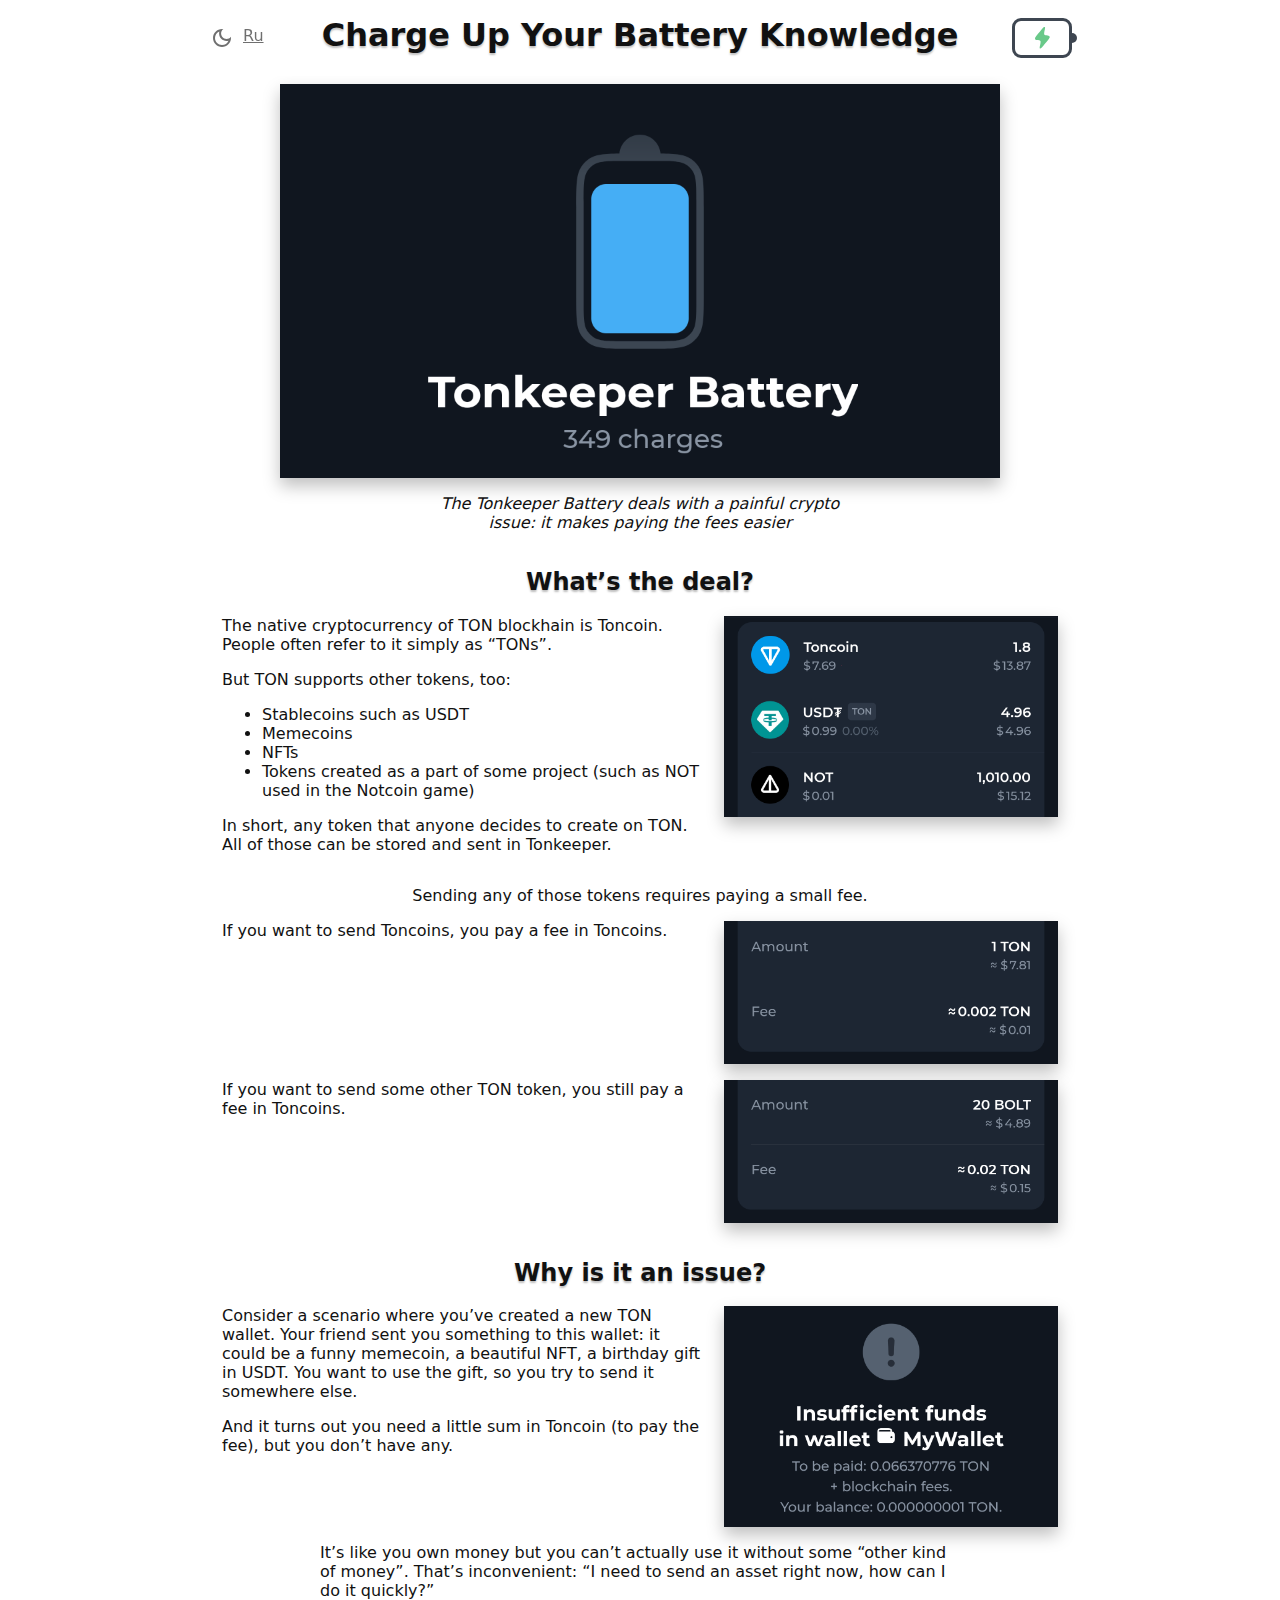
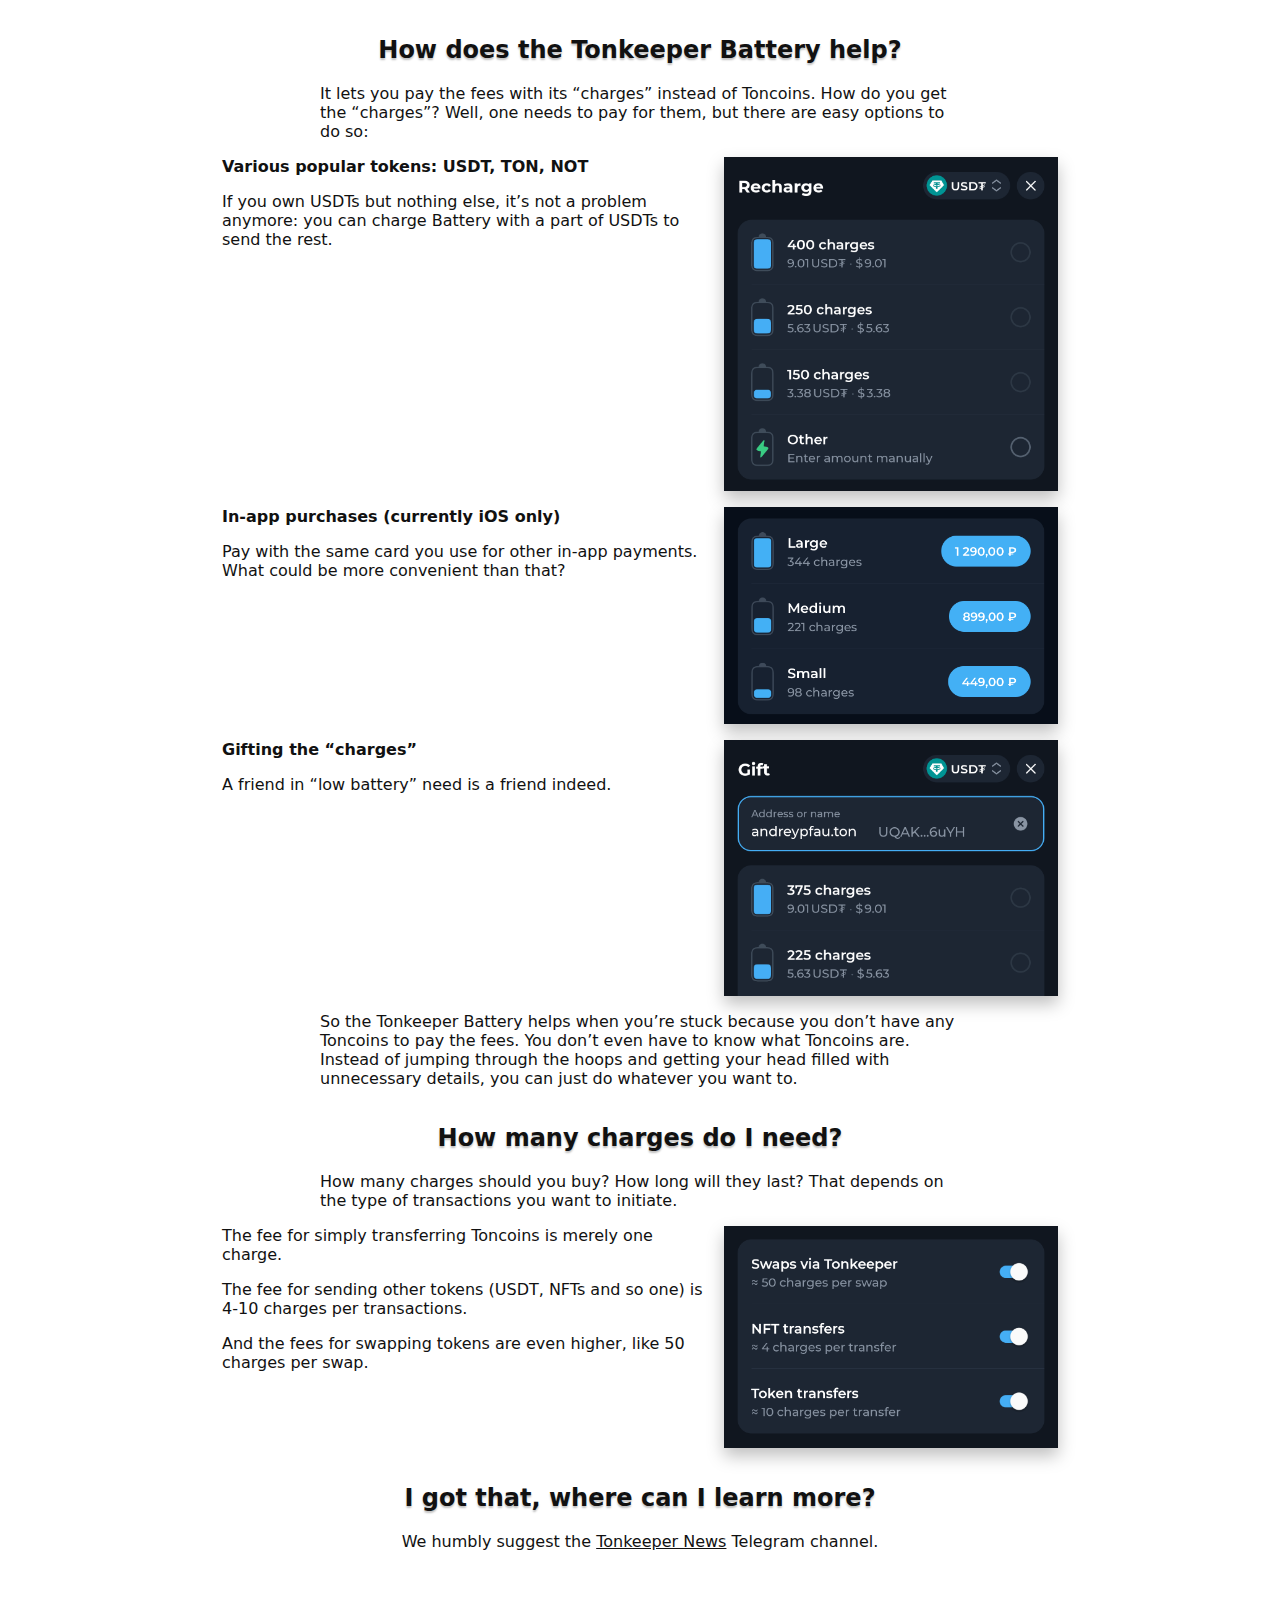
<file: index.html>
<!DOCTYPE html>
<html lang="en">
<head>
  <meta charset="UTF-8">
  <meta name="viewport" content="width=device-width, initial-scale=1.0">
  <title>Charge Up Your Battery Knowledge</title>
  <link rel="stylesheet" href="css/main.css" type="text/css" media="all" />
</head>
<body>
  <header>
    <div class="head">
      <div class="toggles">
        <div class="toggle" id="scheme-toggle" onclick="toggleScheme()">
          <svg viewBox="0 0 24 24" width="24" height="24" class="icon-light"><path fill="currentColor" d="M12,9c1.65,0,3,1.35,3,3s-1.35,3-3,3s-3-1.35-3-3S10.35,9,12,9 M12,7c-2.76,0-5,2.24-5,5s2.24,5,5,5s5-2.24,5-5 S14.76,7,12,7L12,7z M2,13l2,0c0.55,0,1-0.45,1-1s-0.45-1-1-1l-2,0c-0.55,0-1,0.45-1,1S1.45,13,2,13z M20,13l2,0c0.55,0,1-0.45,1-1 s-0.45-1-1-1l-2,0c-0.55,0-1,0.45-1,1S19.45,13,20,13z M11,2v2c0,0.55,0.45,1,1,1s1-0.45,1-1V2c0-0.55-0.45-1-1-1S11,1.45,11,2z M11,20v2c0,0.55,0.45,1,1,1s1-0.45,1-1v-2c0-0.55-0.45-1-1-1C11.45,19,11,19.45,11,20z M5.99,4.58c-0.39-0.39-1.03-0.39-1.41,0 c-0.39,0.39-0.39,1.03,0,1.41l1.06,1.06c0.39,0.39,1.03,0.39,1.41,0s0.39-1.03,0-1.41L5.99,4.58z M18.36,16.95 c-0.39-0.39-1.03-0.39-1.41,0c-0.39,0.39-0.39,1.03,0,1.41l1.06,1.06c0.39,0.39,1.03,0.39,1.41,0c0.39-0.39,0.39-1.03,0-1.41 L18.36,16.95z M19.42,5.99c0.39-0.39,0.39-1.03,0-1.41c-0.39-0.39-1.03-0.39-1.41,0l-1.06,1.06c-0.39,0.39-0.39,1.03,0,1.41 s1.03,0.39,1.41,0L19.42,5.99z M7.05,18.36c0.39-0.39,0.39-1.03,0-1.41c-0.39-0.39-1.03-0.39-1.41,0l-1.06,1.06 c-0.39,0.39-0.39,1.03,0,1.41s1.03,0.39,1.41,0L7.05,18.36z"></path></svg>
          <svg viewBox="0 0 24 24" width="24" height="24" class="icon-dark"><path fill="currentColor" d="M9.37,5.51C9.19,6.15,9.1,6.82,9.1,7.5c0,4.08,3.32,7.4,7.4,7.4c0.68,0,1.35-0.09,1.99-0.27C17.45,17.19,14.93,19,12,19 c-3.86,0-7-3.14-7-7C5,9.07,6.81,6.55,9.37,5.51z M12,3c-4.97,0-9,4.03-9,9s4.03,9,9,9s9-4.03,9-9c0-0.46-0.04-0.92-0.1-1.36 c-0.98,1.37-2.58,2.26-4.4,2.26c-2.98,0-5.4-2.42-5.4-5.4c0-1.81,0.89-3.42,2.26-4.4C12.92,3.04,12.46,3,12,3L12,3z"></path></svg>
        </div>
        <div class="toggle"><a href="index-ru.html">Ru</a></div>
      </div>
      <h1>Charge Up Your Battery Knowledge</h1>
      <div class="battery">
        <svg class="battery-lightning" viewBox="0 0 40 58">
          <g transform="matrix(1,0,0,1,-104.509,-914.689)"><path fill="currentColor" d="M110.011,949.54C107.024,949.178 104.522,948.26 104.509,945.113C104.5,943.037 106.489,940.048 108.357,937.789C122.936,920.157 123.094,920.06 124.98,917.814C127.068,915.329 128.498,914.201 130.584,914.887C133.53,915.855 127.19,930.583 129.314,934.753C130.184,936.462 134.33,936.695 138.283,937.175C141.269,937.537 143.771,938.456 143.785,941.602C143.794,943.678 141.805,946.668 139.937,948.926C125.357,966.559 125.2,966.656 123.313,968.901C121.225,971.386 119.796,972.514 117.709,971.829C114.763,970.861 121.104,956.132 118.98,951.962C118.11,950.253 113.636,949.98 110.011,949.54Z"/></g>
        </svg>
      </div>
    </div>
  </header>
  <article>
    <figure class="full-width">
      <img src="img/01a.png" width="720" height="473" alt="Tonkeeper Battery" />
      <figcaption>The Tonkeeper Battery deals with a painful crypto issue: it makes paying the fees easier</figcaption>
    </figure>
    
    <h2>What’s the deal?</h2>
    <figure class="right-side">
      <img src="img/01b.png" alt="Toncoin" />
      <figcaption>
        <p>The native cryptocurrency of TON blockhain is Toncoin. People often refer to it simply as “TONs”.</p>
        <p>But TON supports other tokens, too:</p>
        <ul>
          <li>Stablecoins such as USDT</li>
          <li>Memecoins</li>
          <li>NFTs</li>
          <li>Tokens created as a part of some project (such as NOT used in the Notcoin game)</li>
        </ul>
        <p>In short, any token that anyone decides to create on TON. All of those can be stored and sent in Tonkeeper.</p>
      </figcaption>
    </figure>

    <p>Sending any of those tokens requires paying a small fee.</p>
    
    <figure class="right-side">
      <img src="img/02a.png" alt="Toncoin Transaction" />
      <figcaption>
        <p>If you want to send Toncoins, you pay a fee in Toncoins.</p>
      </figcaption>
    </figure>

    <figure class="right-side">
      <img src="img/03a.png" alt="USDT Transaction" />
      <figcaption>
        <p>If you want to send some other TON token, you still pay a fee in Toncoins.</p>
      </figcaption>
    </figure>

    <h2>Why is it an issue?</h2>
    <figure class="right-side">
      <img src="img/04a.png" alt="Insufficient Funds" />
      <figcaption>
        <p>Consider a scenario where you’ve created a new TON wallet. Your friend sent you something to this wallet: it could be a funny memecoin, a beautiful NFT, a birthday gift in USDT. You want to use the gift, so you try to send it somewhere else.</p>
        <p>And it turns out you need a little sum in Toncoin (to pay the fee), but you don’t have any.</p>
      </figcaption>
    </figure>

    <p>It’s like you own money but you can’t actually use it without some “other kind of money”. That’s inconvenient: “I need to send an asset right now, how can I do it quickly?”</p>

    <h2>How does the Tonkeeper Battery help?</h2>

    <p>It lets you pay the fees with its “charges” instead of Toncoins. How do you get the “charges”? Well, one needs to pay for them, but there are easy options to do so:</p>
    <figure class="right-side">
      <img src="img/05a.png" alt="Buy charges with USDT" />
      <figcaption>
        <p><b>Various popular tokens: USDT, TON, NOT</b></p>
        <p>If you own USDTs but nothing else, it’s not a problem anymore: you can charge Battery with a part of USDTs to send the rest.</p>
      </figcaption>
    </figure>
    <figure class="right-side">
      <img src="img/06a.png" alt="Buy charges using in-app purchases" />
      <figcaption>
        <p><b>In-app purchases (currently iOS only)</b></p>
        <p>Pay with the same card you use for other in-app payments. What could be more convenient than that?</p>
      </figcaption>
    </figure>
    <figure class="right-side">
      <img src="img/07a.png" alt="Gifting charges" />
      <figcaption>
        <p><b>Gifting the “charges”</b></p>
        <p>A friend in “low battery” need is a friend indeed.</p>
      </figcaption>
    </figure>
    <p>So the Tonkeeper Battery helps when you’re stuck because you don’t have any Toncoins to pay the fees. You don’t even have to know what Toncoins are. Instead of jumping through the hoops and getting your head filled with unnecessary details, you can just do whatever you want to.</p>

    <h2>How many charges do I need?</h2>
    <p>How many charges should you buy? How long will they last? That depends on the type of transactions you want to initiate.</p>
    
    <figure class="right-side">
      <img src="img/08a.png" alt="Transaction costs" />
      <figcaption>
        <p>The fee for simply transferring Toncoins is merely one charge.</p>
        <p>The fee for sending other tokens (USDT, NFTs and so one) is 4-10 charges per transactions.</p>
        <p>And the fees for swapping tokens are even higher, like 50 charges per swap.</p>
      </figcaption>
    </figure>

    <h2>I got that, where can I learn more?</h2>
    <p>We humbly suggest the <a href="https://t.me/tonkeeper_news" target="_blank">Tonkeeper News</a> Telegram channel.</p>
  </article>

  <script>
    document.addEventListener('scroll', (event) => {
      const scrollPos = ((document.documentElement.scrollTop + document.body.scrollTop) /
        (document.documentElement.scrollHeight - document.documentElement.clientHeight) * 100);
      document.documentElement.style.setProperty('--scroll-pos', scrollPos);
    });
    let scheme = (window.matchMedia && window.matchMedia('(prefers-color-scheme: dark)').matches) ? 'dark' : 'light';
    document.documentElement.className = 'is-' + scheme;
    function toggleScheme() {
      scheme = scheme == 'light' ? 'dark' : 'light';
      document.documentElement.className = 'is-' + scheme;
    }
  </script>
</body>
</html>
</file>
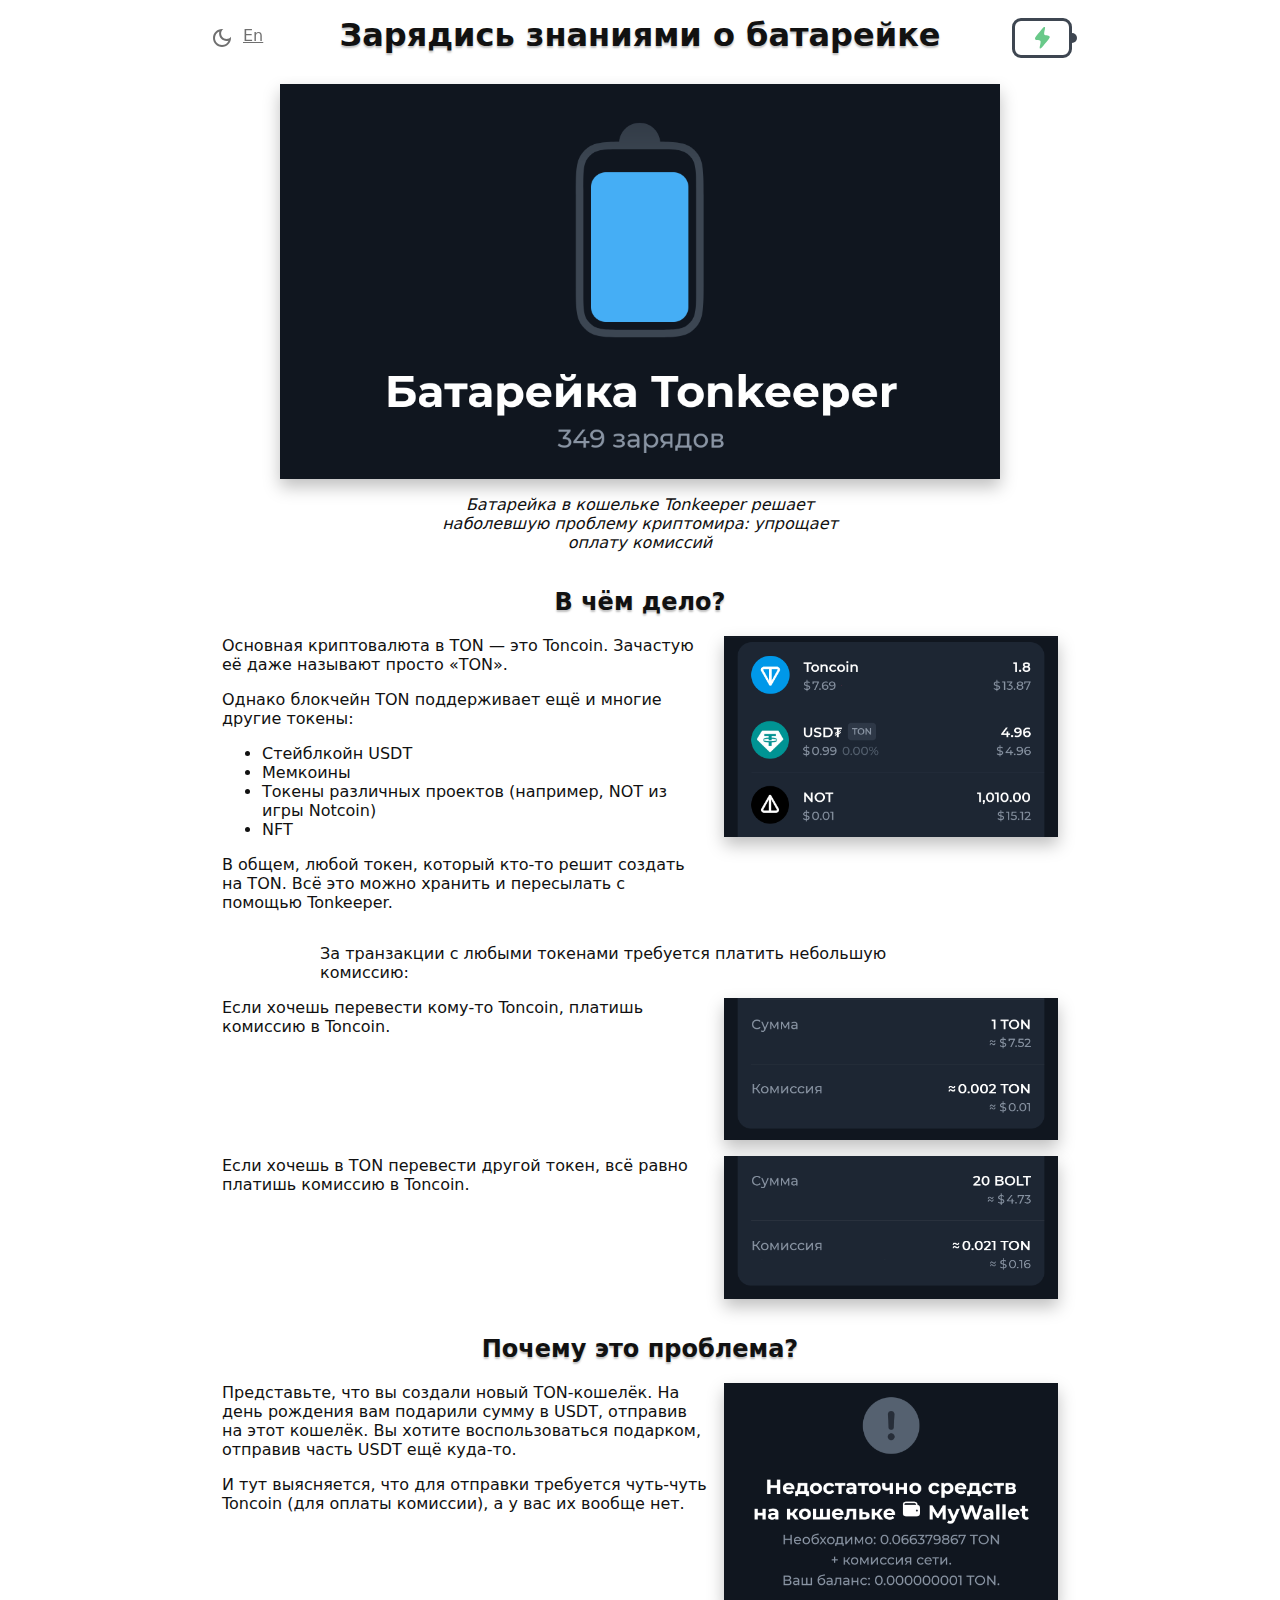
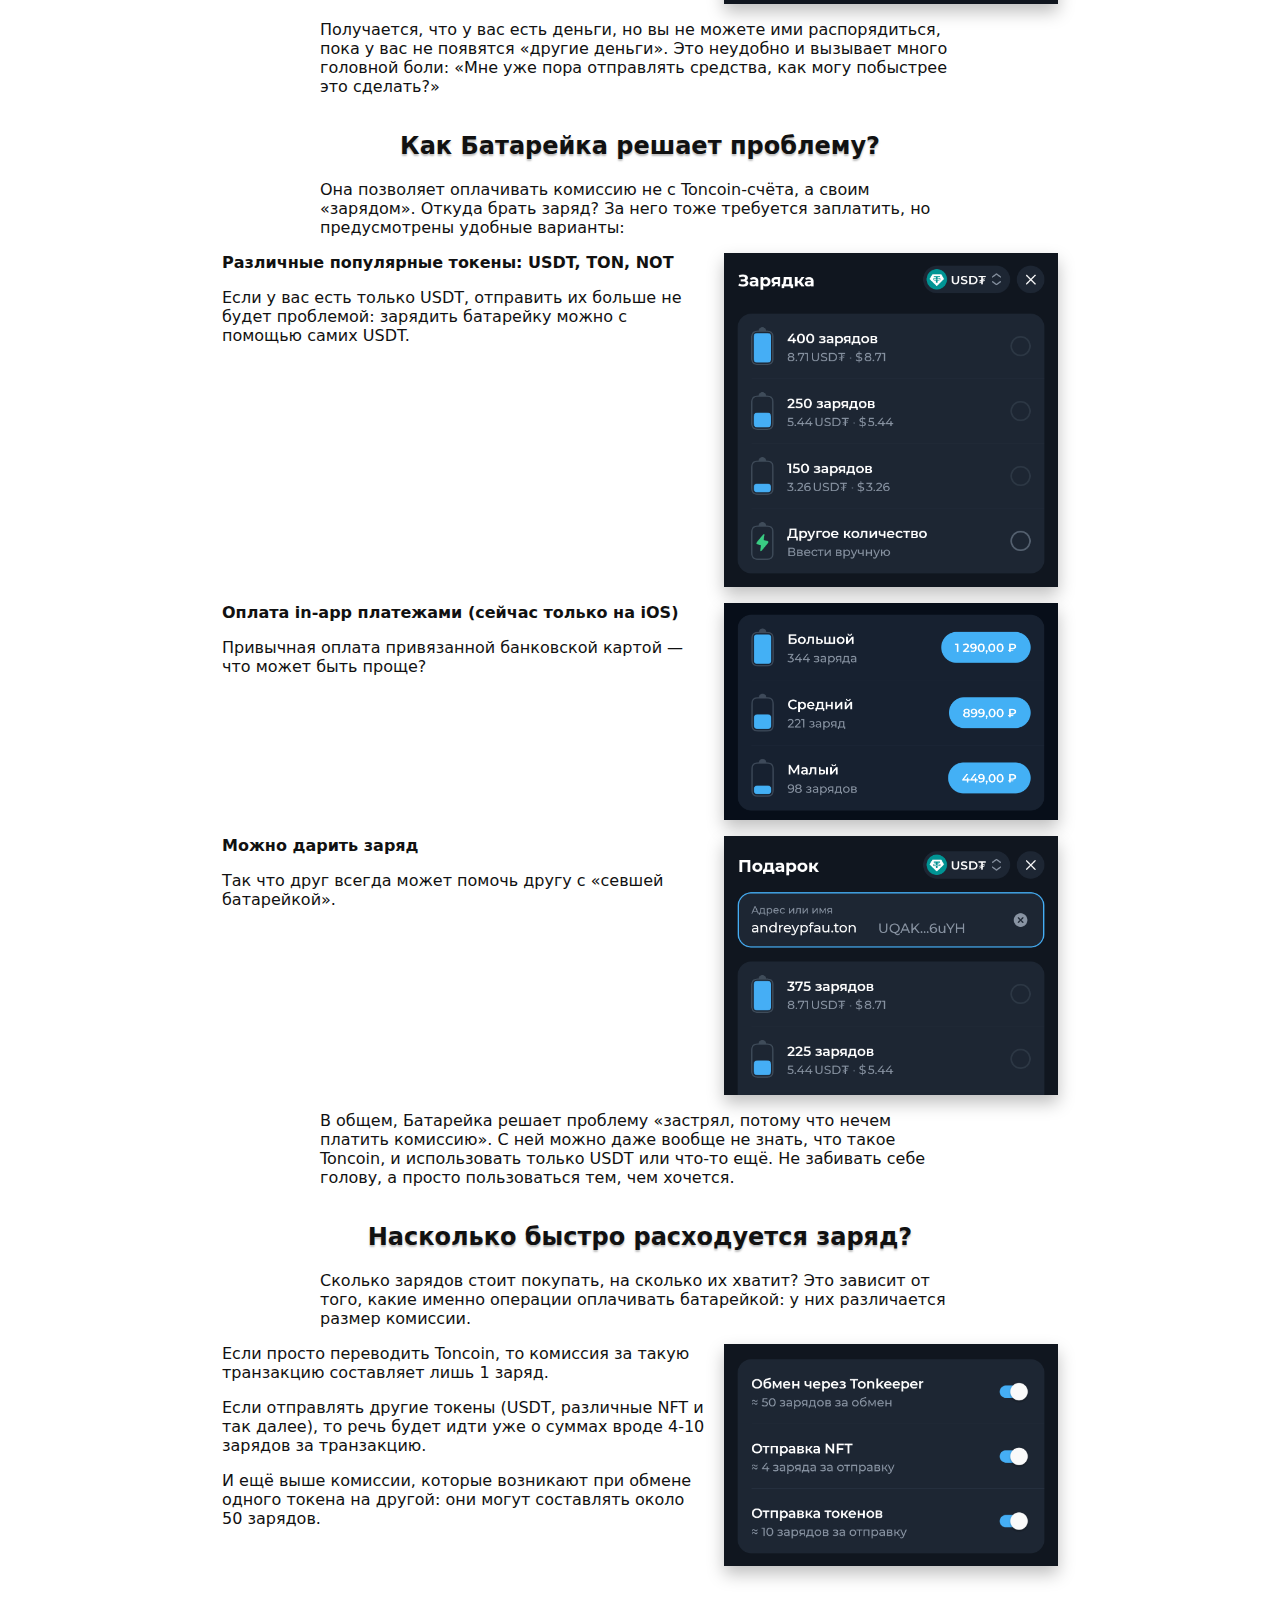
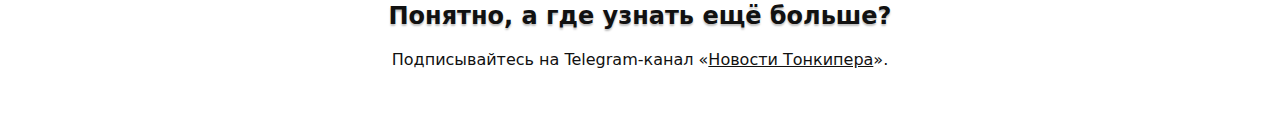
<file: index-ru.html>
<!DOCTYPE html>
<html lang="ru">
<head>
  <meta charset="UTF-8">
  <meta name="viewport" content="width=device-width, initial-scale=1.0">
  <title>Зарядись знаниями о батарейке</title>
  <link rel="stylesheet" href="css/main.css" type="text/css" media="all" />
</head>
<body>
  <header>
    <div class="head">
      <div class="toggles">
        <div class="toggle" id="scheme-toggle" onclick="toggleScheme()">
          <svg viewBox="0 0 24 24" width="24" height="24" class="icon-light"><path fill="currentColor" d="M12,9c1.65,0,3,1.35,3,3s-1.35,3-3,3s-3-1.35-3-3S10.35,9,12,9 M12,7c-2.76,0-5,2.24-5,5s2.24,5,5,5s5-2.24,5-5 S14.76,7,12,7L12,7z M2,13l2,0c0.55,0,1-0.45,1-1s-0.45-1-1-1l-2,0c-0.55,0-1,0.45-1,1S1.45,13,2,13z M20,13l2,0c0.55,0,1-0.45,1-1 s-0.45-1-1-1l-2,0c-0.55,0-1,0.45-1,1S19.45,13,20,13z M11,2v2c0,0.55,0.45,1,1,1s1-0.45,1-1V2c0-0.55-0.45-1-1-1S11,1.45,11,2z M11,20v2c0,0.55,0.45,1,1,1s1-0.45,1-1v-2c0-0.55-0.45-1-1-1C11.45,19,11,19.45,11,20z M5.99,4.58c-0.39-0.39-1.03-0.39-1.41,0 c-0.39,0.39-0.39,1.03,0,1.41l1.06,1.06c0.39,0.39,1.03,0.39,1.41,0s0.39-1.03,0-1.41L5.99,4.58z M18.36,16.95 c-0.39-0.39-1.03-0.39-1.41,0c-0.39,0.39-0.39,1.03,0,1.41l1.06,1.06c0.39,0.39,1.03,0.39,1.41,0c0.39-0.39,0.39-1.03,0-1.41 L18.36,16.95z M19.42,5.99c0.39-0.39,0.39-1.03,0-1.41c-0.39-0.39-1.03-0.39-1.41,0l-1.06,1.06c-0.39,0.39-0.39,1.03,0,1.41 s1.03,0.39,1.41,0L19.42,5.99z M7.05,18.36c0.39-0.39,0.39-1.03,0-1.41c-0.39-0.39-1.03-0.39-1.41,0l-1.06,1.06 c-0.39,0.39-0.39,1.03,0,1.41s1.03,0.39,1.41,0L7.05,18.36z"></path></svg>
          <svg viewBox="0 0 24 24" width="24" height="24" class="icon-dark"><path fill="currentColor" d="M9.37,5.51C9.19,6.15,9.1,6.82,9.1,7.5c0,4.08,3.32,7.4,7.4,7.4c0.68,0,1.35-0.09,1.99-0.27C17.45,17.19,14.93,19,12,19 c-3.86,0-7-3.14-7-7C5,9.07,6.81,6.55,9.37,5.51z M12,3c-4.97,0-9,4.03-9,9s4.03,9,9,9s9-4.03,9-9c0-0.46-0.04-0.92-0.1-1.36 c-0.98,1.37-2.58,2.26-4.4,2.26c-2.98,0-5.4-2.42-5.4-5.4c0-1.81,0.89-3.42,2.26-4.4C12.92,3.04,12.46,3,12,3L12,3z"></path></svg>
        </div>
        <div class="toggle"><a href="index.html">En</a></div>
      </div>
      <h1>Зарядись знаниями о&nbsp;батарейке</h1>
      <div class="battery">
        <svg class="battery-lightning" viewBox="0 0 40 58">
          <g transform="matrix(1,0,0,1,-104.509,-914.689)"><path fill="currentColor" d="M110.011,949.54C107.024,949.178 104.522,948.26 104.509,945.113C104.5,943.037 106.489,940.048 108.357,937.789C122.936,920.157 123.094,920.06 124.98,917.814C127.068,915.329 128.498,914.201 130.584,914.887C133.53,915.855 127.19,930.583 129.314,934.753C130.184,936.462 134.33,936.695 138.283,937.175C141.269,937.537 143.771,938.456 143.785,941.602C143.794,943.678 141.805,946.668 139.937,948.926C125.357,966.559 125.2,966.656 123.313,968.901C121.225,971.386 119.796,972.514 117.709,971.829C114.763,970.861 121.104,956.132 118.98,951.962C118.11,950.253 113.636,949.98 110.011,949.54Z"/></g>
        </svg>
      </div>
    </div>
  </header>
  <article>
    <figure class="full-width">
      <img src="img/ru01a.png" width="720" height="473" alt="Tonkeeper Battery" />
      <figcaption>Батарейка в кошельке Tonkeeper решает наболевшую проблему криптомира: упрощает оплату комиссий</figcaption>
    </figure>
    
    <h2>В чём дело?</h2>
    <figure class="right-side">
      <img src="img/01b.png" alt="Toncoin" />
      <figcaption>
        <p>Основная криптовалюта в TON — это Toncoin. Зачастую её даже называют просто «TON».</p>
        <p>Однако блокчейн TON поддерживает ещё и многие другие токены:</p>
        <ul>
          <li>Стейблкойн USDT</li>
          <li>Мемкоины</li>
          <li>Токены различных проектов (например, NOT из игры Notcoin)</li>
          <li>NFT</li>
        </ul>
        <p>В общем, любой токен, который кто-то решит создать на TON. Всё это можно хранить и пересылать с помощью Tonkeeper.</p>
      </figcaption>
    </figure>
    <p>За транзакции с любыми токенами требуется платить небольшую комиссию:</p>
    
    <figure class="right-side">
      <img src="img/ru02a.png" alt="Toncoin Transaction" />
      <figcaption>
        <p>Если хочешь перевести кому-то Toncoin, платишь комиссию в Toncoin.</p>
      </figcaption>
    </figure>

    <figure class="right-side">
      <img src="img/ru03a.png" alt="USDT Transaction" />
      <figcaption>
        <p>Если хочешь в TON перевести другой токен, всё равно платишь комиссию в Toncoin.</p>
      </figcaption>
    </figure>

    <h2>Почему это проблема?</h2>
    <figure class="right-side">
      <img src="img/ru04a.png" alt="Insufficient Funds" />
      <figcaption>
        <p>Представьте, что вы создали новый TON-кошелёк. На день рождения вам подарили сумму в USDT, отправив на этот кошелёк. Вы хотите воспользоваться подарком, отправив часть USDT ещё куда-то.</p>
        <p>И тут выясняется, что для отправки требуется чуть-чуть Toncoin (для оплаты комиссии), а у вас их вообще нет.</p>
      </figcaption>
    </figure>

    <p>Получается, что у вас есть деньги, но вы не можете ими распорядиться, пока у вас не появятся «другие деньги». Это неудобно и вызывает много головной боли: «Мне уже пора отправлять средства, как могу побыстрее это сделать?»</p>

    <h2>Как Батарейка решает проблему?</h2>

    <p>Она позволяет оплачивать комиссию не с Toncoin-счёта, а своим «зарядом». Откуда брать заряд? За него тоже требуется заплатить, но предусмотрены удобные варианты:</p>
    <figure class="right-side">
      <img src="img/ru05a.png" alt="Buy charges with USDT" />
      <figcaption>
        <p><b>Различные популярные токены: USDT, TON, NOT</b></p>
        <p>Если у вас есть только USDT, отправить их больше не будет проблемой: зарядить батарейку можно с помощью самих USDT.</p>
      </figcaption>
    </figure>
    <figure class="right-side">
      <img src="img/ru06a.png" alt="Buy charges using in-app purchases" />
      <figcaption>
        <p><b>Оплата in-app платежами (сейчас только на iOS)</b></p>
        <p>Привычная оплата привязанной банковской картой — что может быть проще?</p>
      </figcaption>
    </figure>
    <figure class="right-side">
      <img src="img/ru07a.png" alt="Gifting charges" />
      <figcaption>
        <p><b>Можно дарить заряд</b></p>
        <p>Так что друг всегда может помочь другу с «севшей батарейкой».</p>
      </figcaption>
    </figure>
    <p>В общем, Батарейка решает проблему «застрял, потому что нечем платить комиссию». С ней можно даже вообще не знать, что такое Toncoin, и использовать только USDT или что-то ещё. Не забивать себе голову, а просто пользоваться тем, чем хочется.</p>

    <h2>Насколько быстро расходуется заряд?</h2>
    <p>Сколько зарядов стоит покупать, на сколько их хватит? Это зависит от того, какие именно операции оплачивать батарейкой: у них различается размер комиссии.</p>
    
    <figure class="right-side">
      <img src="img/ru08a.png" alt="Transaction costs" />
      <figcaption>
        <p>Если просто переводить Toncoin, то комиссия за такую транзакцию составляет лишь 1 заряд.</p>
        <p>Если отправлять другие токены (USDT, различные NFT и так далее), то речь будет идти уже о суммах вроде 4-10 зарядов за транзакцию.</p>
        <p>И ещё выше комиссии, которые возникают при обмене одного токена на другой: они могут составлять около 50 зарядов.</p>
      </figcaption>
    </figure>

    <h2>Понятно, а где узнать ещё больше?</h2>
    <p>Подписывайтесь на Telegram-канал «<a href="https://t.me/tonkeeper_ru" target="_blank">Новости Тонкипера</a>».</p>
  </article>

  <script>
    document.addEventListener('scroll', (event) => {
      const scrollPos = ((document.documentElement.scrollTop + document.body.scrollTop) /
        (document.documentElement.scrollHeight - document.documentElement.clientHeight) * 100);
      document.documentElement.style.setProperty('--scroll-pos', scrollPos);
    });
    let scheme = (window.matchMedia && window.matchMedia('(prefers-color-scheme: dark)').matches) ? 'dark' : 'light';
    document.documentElement.className = 'is-' + scheme;
    function toggleScheme() {
      scheme = scheme == 'light' ? 'dark' : 'light';
      document.documentElement.className = 'is-' + scheme;
    }
  </script>
</body>
</html>
</file>
<file: css/main.css>
* {
  box-sizing: border-box;
  color: var(--text-color);
}

:root {
  --background-color: #fff;
  --text-color: #111;
  background-color: var(--background-color);
}

body {
  font-family: system-ui, "Segoe UI", Roboto, Helvetica, Arial, sans-serif, "Apple Color Emoji", "Segoe UI Emoji", "Segoe UI Symbol";
  font-size: 16px;
  margin: 0;
}

header {
  position: sticky;
  top: 0px;
  padding: 0.2em 0;
  background-color: var(--background-color);
  box-shadow: hsla(0 0% 0% / calc(min(var(--scroll-pos) / 100, 0.1))) 0 0.5rem 1rem;
  transition: box-shadow 200ms cubic-bezier(0.33, 1, 0.68, 1);
}
.head {
  position: relative;
  max-width: 900px;
  margin: 0 auto;
  text-align: center;
}
header h1 {
  margin: 0.4em 0.7em;
  padding: 0 3em 0.2em;
}

h1, h2 {
  text-shadow: 0px 2px 2px rgba(0, 0, 0, 0.25);
}

img {
  box-shadow: hsla(0 0% 0% / 0.25) 0 0.5rem 1rem;
}

.toggles {
  position: absolute;
  height: 24px;
  left: 20px;
  top: 0px;
  bottom: 0px;
  margin: auto;
  display: flex;
  gap: 9px;
  opacity: 0.6;
}
:root.is-light .toggles .icon-light {
  display: none;
}
:root.is-dark .toggles .icon-dark {
  display: none;
}
#scheme-toggle {
  cursor: pointer;
}

.battery {
  position: absolute;
  border: 3px solid #3E4651;
  width: 60px;
  height: 40px;
  top: 0px;
  bottom: 0px;
  right: 18px;
  margin: auto;
  border-radius: 9px;
  z-index: -1;
}
.battery-lightning {
  --text-color: #69C989;
  mix-blend-mode: plus-lighter;
  position: relative;
  width: 15px;
  top: 6px;
  z-index: 1;
}

.battery::before {
  --pad: 2px;
  content: '';
  position: absolute;
  top: var(--pad);
  left: var(--pad);
  bottom: var(--pad);
  width: calc(var(--scroll-pos) * 1% - var(--pad) * 2);
  background-color: #63ACF0;
  border-radius: 4px;
}
.battery::after {
  content: '';
  position: absolute;
  background-color: #3E4651;
  height: 10px;
  width: 5px;
  border-top-right-radius: 5px;
  border-bottom-right-radius: 5px;
  top: 0px;
  bottom: 0px;
  right: -8px;
  margin: auto;
}

article {
  max-width: 900px;
  margin: 0 auto;
  padding: 0 2em 2em;
  display: flex;
  flex-direction: column;
  align-items: center;
}

article > p, article > ul {
  max-width: 640px;
}

p, ul, figure {
  margin: 0 0 1em;
}

figure {
  display: flex;
  align-items: flex-start;
}

figure.full-width {
  margin-top: 0.5em;
  flex-direction: column;
  align-items: center;
}

figure.full-width img {
  max-width: 100%;
  margin-bottom: 1em;
  height: auto;
}

figure.full-width figcaption {
  text-align: center;
  max-width: 440px;
  font-weight: 500;
  font-style: italic;
}

figure.right-side {
  flex-direction: row-reverse;
}

figure.right-side img {
  width: 40%;
  margin-left: 1em;
}

figure.right-side figcaption {
  margin-right: auto;
}

@media (max-width: 800px) {
  header h1 {
    padding-left: 1.1em;
    text-align: left;
    font-size: 24px;
  }
  .toggles {
    gap: 2px;
    left: 9px;
    height: 54px;
    flex-direction: column;
  }
  h2 {
    font-size: 22px;
  }
  article > p, article > ul {
    max-width: 100%;
  }
  figure.right-side {
    flex-direction: column-reverse;
    align-items: center;
  }
  
  figure.right-side img {
    width: 80%;
  }
}

:root.is-dark {
  --background-color: #11151E;
  --text-color: #D2D5DA;
}
:root.is-dark h1, :root.is-dark h2 {
  color: #fff;
  text-shadow: 0px 2px 2px rgba(0, 0, 0, 0.5);
}
:root.is-dark header {
  box-shadow: hsla(0 0% 0% / calc(min(var(--scroll-pos) / 50, 0.2))) 0 0.5rem 1rem;
}
:root.is-dark img {
  box-shadow: hsla(0 0% 0% / 0.4) 0 0.5rem 1rem;
}

@media (prefers-color-scheme: dark) {
  :root:not(.is-light) {
    --background-color: #11151E;
    --text-color: #D2D5DA;
  }
  :root:not(.is-light) h1, :root:not(.is-light) h2 {
    color: #fff;
    text-shadow: 0px 2px 2px rgba(0, 0, 0, 0.5);
  }
  :root:not(.is-light) header {
    box-shadow: hsla(0 0% 0% / calc(min(var(--scroll-pos) / 50, 0.2))) 0 0.5rem 1rem;
  }
  :root:not(.is-light) img {
    box-shadow: hsla(0 0% 0% / 0.4) 0 0.5rem 1rem;
  }
}
</file>
